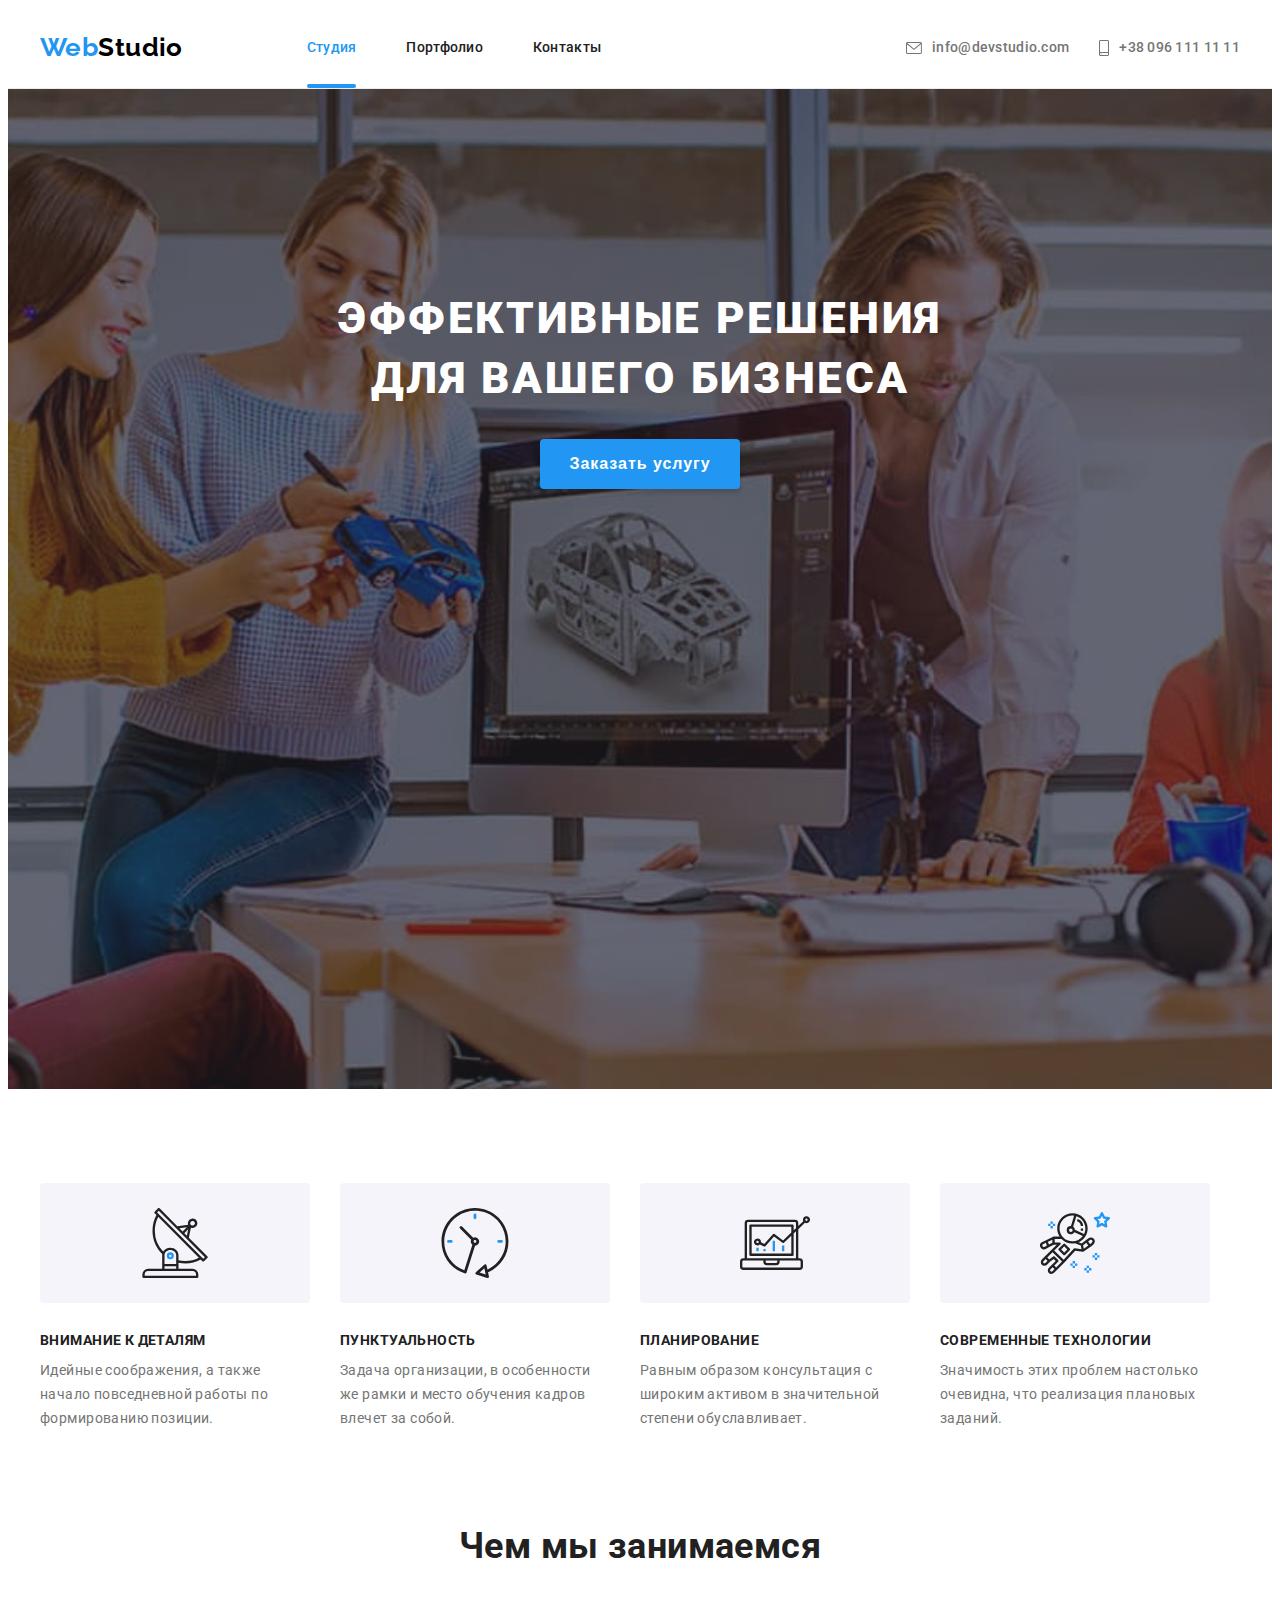
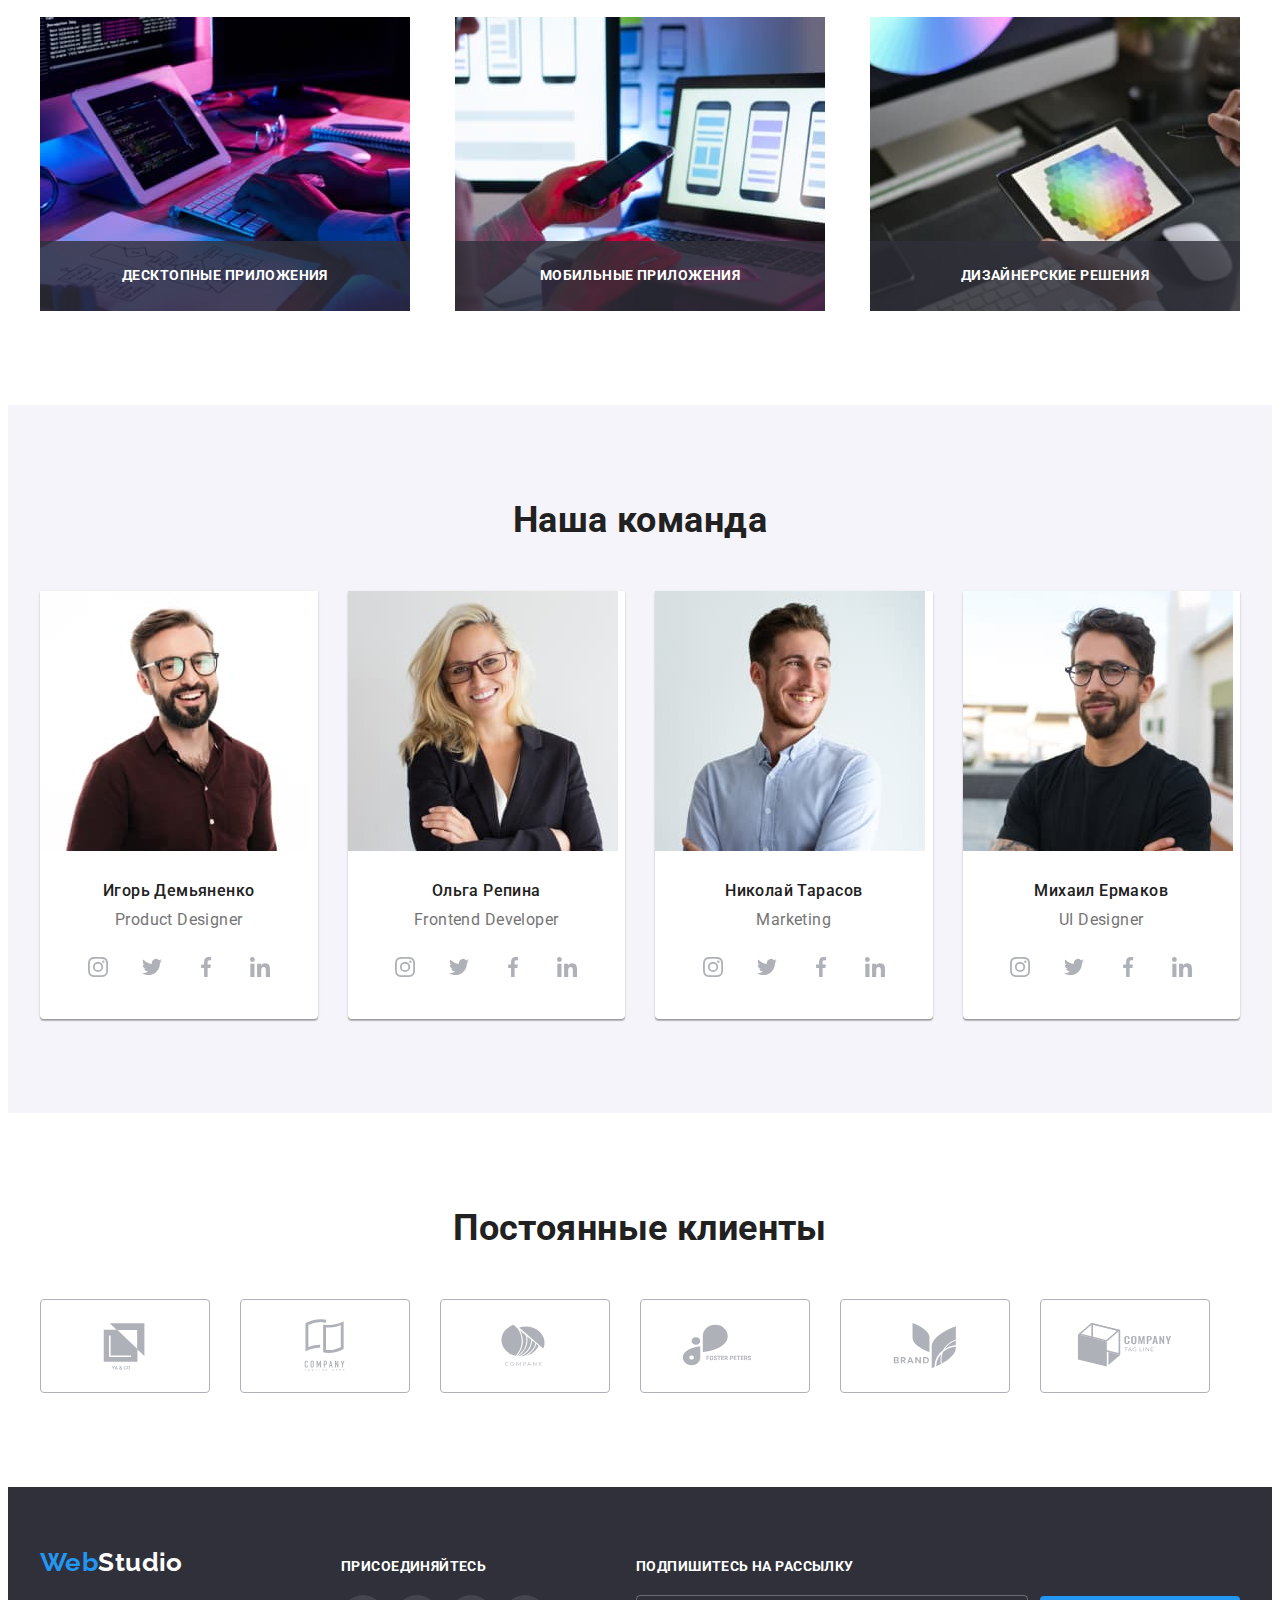
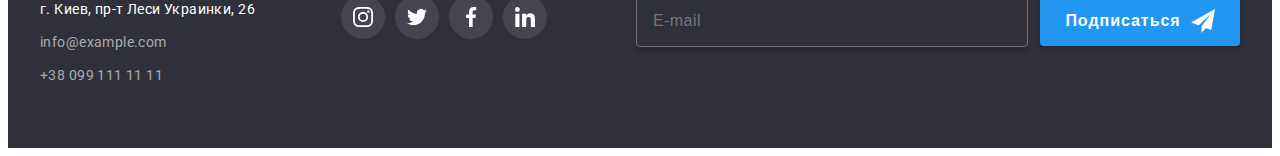
<file: index.html>
<!DOCTYPE html>
<html lang="ru">
  <head>
    <meta charset="UTF-8" />
    <meta http-equiv="X-UA-Compatible" content="IE=edge" />
    <meta name="viewport" content="width=device-width, initial-scale=1.0" />
    <title>Web Studio (Version 2.1)</title>
    <link
      rel="stylesheet"
      href="https://cdnjs.cloudflare.com/ajax/libs/modern-normalize/1.1.0/modern-normalize.min.css"
      integrity="sha512-wpPYUAdjBVSE4KJnH1VR1HeZfpl1ub8YT/NKx4PuQ5NmX2tKuGu6U/JRp5y+Y8XG2tV+wKQpNHVUX03MfMFn9Q=="
      crossorigin="anonymous"
      referrerpolicy="no-referrer"
    />
    <link
      href="https://fonts.googleapis.com/css2?family=Raleway:wght@700&family=Roboto:wght@400;500;700;900&display=swap"
      rel="stylesheet"
    />
    <link rel="stylesheet" href="./css/main.min.css" />
  </head>
  <body>
    <!-- шапка -->
    <header class="header">
      <div class="container header__container">
        <a class="logo" href="./index.html"
          ><span class="logo__accent">Web</span>Studio</a
        >
        <button
          class="header__button"
          type="button"
          aria-expanded="false"
          aria-controls="menu-container"
          data-menu-button
        >
          <svg
            class="header__button-icon"
            width="40"
            height="40"
            aria-label="Переключатель мобильного меню"
          >
            <use
              class="header__icon-cross"
              href="./images/sprite.svg#icon-mobile-close"
            ></use>
            <use
              class="header__icon-menu"
              href="./images/sprite.svg#icon-mobile-burger"
            ></use>
          </svg>
        </button>
        <div class="header__menu" id="menu-container" data-menu>
          <nav class="header__nav">
            <ul class="header__menu-list">
              <li class="header__menu-item">
                <a
                  class="header__menu-link header__menu-link--current"
                  href="./index.html"
                  >Студия</a
                >
              </li>
              <li class="header__menu-item">
                <a class="header__menu-link" href="./portfolio.html"
                  >Портфолио</a
                >
              </li>
              <li class="header__menu-item">
                <a class="header__menu-link" href="#">Контакты</a>
              </li>
            </ul>
          </nav>
          <div class="header__contacts-socials">
            <ul class="header__contacts-list">
              <li class="header__contacts-item">
                <a
                  class="header__contacts-link"
                  href="mailto:info@devstudio.com"
                >
                  <svg class="header__contacts-icon" width="14px" height="10px">
                    <use href="./images/sprite.svg#icon-mailto"></use></svg
                  >info@devstudio.com</a
                >
              </li>
              <li class="header__contacts-item">
                <a
                  class="header__contacts-link header__contacts-link--large"
                  href="tel:+380961111111"
                >
                  <svg class="header__contacts-icon" width="10px" height="14px">
                    <use href="./images/sprite.svg#icon-tel"></use></svg
                  >+38 096 111 11 11</a
                >
              </li>
            </ul>
            <ul class="header__socials">
              <li class="header__socials-item">
                <a href="#" class="header__socials-link">Instagram</a>
              </li>
              <li class="header__socials-item">
                <a href="#" class="header__socials-link">Twitter</a>
              </li>
              <li class="header__socials-item">
                <a href="#" class="header__socials-link">Facebook</a>
              </li>
              <li class="header__socials-item">
                <a href="#" class="header__socials-link">LinkedIn</a>
              </li>
            </ul>
          </div>
        </div>
      </div>
    </header>
    <!-- main -->
    <main>
      <!-- герой -->
      <section class="section hero">
        <div class="container">
          <h1 class="hero__title">Эффективные решения для вашего бизнеса</h1>
          <button data-modal-open class="button" type="button">
            Заказать услугу
          </button>
        </div>
      </section>
      <!-- преимущества -->
      <section class="section benefits">
        <div class="container">
          <h2 class="visually-hidden">Наши преимущества</h2>
          <ul class="benefits__list">
            <li class="benefits__item">
              <div class="benefits__icon-wrapper">
                <svg class="benefits__icon" width="70px" height="70px">
                  <use href="./images/sprite.svg#icon-antenna"></use>
                </svg>
              </div>
              <h3 class="benefits__title">Внимание к деталям</h3>
              <p class="benefits__descr">
                Идейные соображения, а также начало повседневной работы по
                формированию позиции.
              </p>
            </li>
            <li class="benefits__item">
              <div class="benefits__icon-wrapper">
                <svg class="benefits__icon" width="70px" height="70px">
                  <use href="./images/sprite.svg#icon-clock"></use>
                </svg>
              </div>
              <h3 class="benefits__title">Пунктуальность</h3>
              <p class="benefits__descr">
                Задача организации, в особенности же рамки и место обучения
                кадров влечет за собой.
              </p>
            </li>
            <li class="benefits__item">
              <div class="benefits__icon-wrapper">
                <svg class="benefits__icon" width="70px" height="70px">
                  <use href="./images/sprite.svg#icon-diagram"></use>
                </svg>
              </div>

              <h3 class="benefits__title">Планирование</h3>
              <p class="benefits__descr">
                Равным образом консультация с широким активом в значительной
                степени обуславливает.
              </p>
            </li>
            <li class="benefits__item">
              <div class="benefits__icon-wrapper">
                <svg class="benefits__icon" width="70px" height="70px">
                  <use href="./images/sprite.svg#icon-astronaut"></use>
                </svg>
              </div>
              <h3 class="benefits__title">Современные технологии</h3>
              <p class="benefits__descr">
                Значимость этих проблем настолько очевидна, что реализация
                плановых заданий.
              </p>
            </li>
          </ul>
        </div>
      </section>
      <!-- чем мы занимаемся -->
      <section class="section activities">
        <div class="container">
          <h2 class="section__title">Чем мы занимаемся</h2>
          <ul class="activities__list">
            <li class="activities__item">
              <div class="activities__overlay">
                <picture>
                  <source
                    srcset="./images/box1@1x.jpg 1x, ./images/box1@2x.jpg 2x"
                  />
                  <img
                    class="activities__image"
                    src="./images/box1@1x.jpg"
                    alt="Реализация алгоритма на компьютере"
                    width="370"
                    height="294"
                  />
                </picture>
                <p class="activities__title">Десктопные приложения</p>
              </div>
            </li>
            <li class="activities__item">
              <div class="activities__overlay">
                <picture>
                  <source
                    srcset="./images/box2@1x.jpg 1x, ./images/box2@2x.jpg 2x"
                  />
                  <img
                    class="activities__image"
                    src="./images/box2@1x.jpg"
                    alt="Реализация алгоритма на компьютере"
                    width="370"
                    height="294"
                  />
                </picture>
                <p class="activities__title">Мобильные приложения</p>
              </div>
            </li>
            <li class="activities__item">
              <div class="activities__overlay">
                <picture>
                  <source
                    srcset="./images/box3@1x.jpg 1x, ./images/box3@2x.jpg 2x"
                  />
                  <img
                    class="activities__image"
                    src="./images/box3@1x.jpg"
                    alt="Реализация алгоритма на компьютере"
                    width="370"
                    height="294"
                  />
                </picture>
                <p class="activities__title">Дизайнерские решения</p>
              </div>
            </li>
          </ul>
        </div>
      </section>
      <!-- команда -->
      <section class="section team">
        <div class="container">
          <h2 class="section__title">Наша команда</h2>
          <ul class="team__list">
            <li class="team__item">
              <picture>
                <source
                  srcset="
                    ./images/team/team1/img1-mobile@1x.jpg 1x,
                    ./images/team/team1/img1-mobile@2x.jpg 2x
                  "
                  media="(max-width:767px)" />
                <source
                  srcset="
                    ./images/team/team1/img1-desktop@1x.jpg 1x,
                    ./images/team/team1/img1-desktop@2x.jpg 2x
                  "
                  media="(min-width:1200px)" />
                <source
                  srcset="
                    ./images/team/team1/img1-tablet@1x.jpg 1x,
                    ./images/team/team1/img1-tablet@2x.jpg 2x
                  "
                  media="(min-width:768px)" />

                <img
                  class="team__image"
                  src="./images/team/team1/img1-desktop@1x.jpg"
                  alt="Фото Игоря Демьяненко"
              /></picture>
              <div class="team__wrapper">
                <h3 class="team__name">Игорь Демьяненко</h3>
                <p class="team__position">Product Designer</p>
                <ul class="socials">
                  <li class="socials__item">
                    <a class="socials__link" href="#">
                      <svg
                        class="socials__icon"
                        width="20px"
                        height="20px"
                        aria-label="Instagram"
                      >
                        <use href="./images/sprite.svg#icon-insta"></use>
                      </svg>
                    </a>
                  </li>
                  <li class="socials__item">
                    <a class="socials__link" href="#">
                      <svg
                        class="socials__icon"
                        width="20px"
                        height="20px"
                        aria-label="Twitter"
                      >
                        <use href="./images/sprite.svg#icon-twitter"></use>
                      </svg>
                    </a>
                  </li>
                  <li class="socials__item">
                    <a class="socials__link" href="#">
                      <svg
                        class="socials__icon"
                        width="20px"
                        height="20px"
                        aria-label="Facebook"
                      >
                        <use href="./images/sprite.svg#icon-facebook"></use>
                      </svg>
                    </a>
                  </li>
                  <li class="socials__item">
                    <a class="socials__link" href="#">
                      <svg
                        class="socials__icon"
                        width="20px"
                        height="20px"
                        aria-label="LinkedIn"
                      >
                        <use href="./images/sprite.svg#icon-linkedin"></use>
                      </svg>
                    </a>
                  </li>
                </ul>
              </div>
            </li>
            <li class="team__item">
              <picture>
                <source
                  srcset="
                    ./images/team/team2/img2-mobile@1x.jpg 1x,
                    ./images/team/team2/img2-mobile@2x.jpg 2x
                  "
                  media="(max-width:767px)" />
                <source
                  srcset="
                    ./images/team/team2/img2-desktop@1x.jpg 1x,
                    ./images/team/team2/img2-desktop@2x.jpg 2x
                  "
                  media="(min-width:1200px)" />
                <source
                  srcset="
                    ./images/team/team2/img2-tablet@1x.jpg 1x,
                    ./images/team/team2/img2-tablet@2x.jpg 2x
                  "
                  media="(min-width:768px)" />

                <img
                  class="team__image"
                  src="./images/team/team2/img2-desktop@1x.jpg"
                  alt="Фото Ольги Репиной"
              /></picture>
              <div class="team__wrapper">
                <h3 class="team__name">Ольга Репина</h3>
                <p class="team__position">Frontend Developer</p>
                <ul class="socials">
                  <li class="socials__item">
                    <a class="socials__link" href="#">
                      <svg
                        class="socials__icon"
                        width="20px"
                        height="20px"
                        aria-label="Instagram"
                      >
                        <use href="./images/sprite.svg#icon-insta"></use>
                      </svg>
                    </a>
                  </li>
                  <li class="socials__item">
                    <a class="socials__link" href="#">
                      <svg
                        class="socials__icon"
                        width="20px"
                        height="20px"
                        aria-label="Twitter"
                      >
                        <use href="./images/sprite.svg#icon-twitter"></use>
                      </svg>
                    </a>
                  </li>
                  <li class="socials__item">
                    <a class="socials__link" href="#">
                      <svg
                        class="socials__icon"
                        width="20px"
                        height="20px"
                        aria-label="Facebook"
                      >
                        <use href="./images/sprite.svg#icon-facebook"></use>
                      </svg>
                    </a>
                  </li>
                  <li class="socials__item">
                    <a class="socials__link" href="#">
                      <svg
                        class="socials__icon"
                        width="20px"
                        height="20px"
                        aria-label="LinkedIn"
                      >
                        <use href="./images/sprite.svg#icon-linkedin"></use>
                      </svg>
                    </a>
                  </li>
                </ul>
              </div>
            </li>
            <li class="team__item">
              <picture>
                <source
                  srcset="
                    ./images/team/team3/img3-mobile@1x.jpg 1x,
                    ./images/team/team3/img3-mobile@2x.jpg 2x
                  "
                  media="(max-width:767px)" />
                <source
                  srcset="
                    ./images/team/team3/img3-desktop@1x.jpg 1x,
                    ./images/team/team3/img3-desktop@2x.jpg 2x
                  "
                  media="(min-width:1200px)" />
                <source
                  srcset="
                    ./images/team/team3/img3-tablet@1x.jpg 1x,
                    ./images/team/team3/img3-tablet@2x.jpg 2x
                  "
                  media="(min-width:768px)" />

                <img
                  class="team__image"
                  src="./images/team/team3/img3-desktop@1x.jpg"
                  alt="Фото Николая Тарасова"
              /></picture>
              <div class="team__wrapper">
                <h3 class="team__name">Николай Тарасов</h3>
                <p class="team__position">Marketing</p>
                <ul class="socials">
                  <li class="socials__item">
                    <a class="socials__link" href="#">
                      <svg
                        class="socials__icon"
                        width="20px"
                        height="20px"
                        aria-label="Instagram"
                      >
                        <use href="./images/sprite.svg#icon-insta"></use>
                      </svg>
                    </a>
                  </li>
                  <li class="socials__item">
                    <a class="socials__link" href="#">
                      <svg
                        class="socials__icon"
                        width="20px"
                        height="20px"
                        aria-label="Twitter"
                      >
                        <use href="./images/sprite.svg#icon-twitter"></use>
                      </svg>
                    </a>
                  </li>
                  <li class="socials__item">
                    <a class="socials__link" href="#">
                      <svg
                        class="socials__icon"
                        width="20px"
                        height="20px"
                        aria-label="Facebook"
                      >
                        <use href="./images/sprite.svg#icon-facebook"></use>
                      </svg>
                    </a>
                  </li>
                  <li class="socials__item">
                    <a class="socials__link" href="#">
                      <svg
                        class="socials__icon"
                        width="20px"
                        height="20px"
                        aria-label="LinkedIn"
                      >
                        <use href="./images/sprite.svg#icon-linkedin"></use>
                      </svg>
                    </a>
                  </li>
                </ul>
              </div>
            </li>
            <li class="team__item">
              <picture>
                <source
                  srcset="
                    ./images/team/team4/img4-mobile@1x.jpg 1x,
                    ./images/team/team4/img4-mobile@2x.jpg 2x
                  "
                  media="(max-width:767px)" />
                <source
                  srcset="
                    ./images/team/team4/img4-desktop@1x.jpg 1x,
                    ./images/team/team4/img4-desktop@2x.jpg 2x
                  "
                  media="(min-width:1200px)" />
                <source
                  srcset="
                    ./images/team/team4/img4-tablet@1x.jpg 1x,
                    ./images/team/team4/img4-tablet@2x.jpg 2x
                  "
                  media="(min-width:768px)" />

                <img
                  class="team__image"
                  src="./images/team/team4/img4-desktop@1x.jpg"
                  alt="Фото Михаила Ермакова"
              /></picture>
              <div class="team__wrapper">
                <h3 class="team__name">Михаил Ермаков</h3>
                <p class="team__position">UI Designer</p>
                <ul class="socials">
                  <li class="socials__item">
                    <a class="socials__link" href="#">
                      <svg
                        class="socials__icon"
                        width="20px"
                        height="20px"
                        aria-label="Instagram"
                      >
                        <use href="./images/sprite.svg#icon-insta"></use>
                      </svg>
                    </a>
                  </li>
                  <li class="socials__item">
                    <a class="socials__link" href="#">
                      <svg
                        class="socials__icon"
                        width="20px"
                        height="20px"
                        aria-label="Twitter"
                      >
                        <use href="./images/sprite.svg#icon-twitter"></use>
                      </svg>
                    </a>
                  </li>
                  <li class="socials__item">
                    <a class="socials__link" href="#">
                      <svg
                        class="socials__icon"
                        width="20px"
                        height="20px"
                        aria-label="Facebook"
                      >
                        <use href="./images/sprite.svg#icon-facebook"></use>
                      </svg>
                    </a>
                  </li>
                  <li class="socials__item">
                    <a class="socials__link" href="#">
                      <svg
                        class="socials__icon"
                        width="20px"
                        height="20px"
                        aria-label="LinkedIn"
                      >
                        <use href="./images/sprite.svg#icon-linkedin"></use>
                      </svg>
                    </a>
                  </li>
                </ul>
              </div>
            </li>
          </ul>
        </div>
      </section>
      <!-- клиенты -->
      <section class="section clients">
        <div class="container">
          <h2 class="section__title">Постоянные клиенты</h2>
          <ul class="clients__list">
            <li class="clients__item">
              <a class="clients__link" href="#">
                <svg
                  class="clients__icon"
                  width="106px"
                  height="60px"
                  aria-label="Компания 1"
                >
                  <use href="./images/sprite.svg#icon-company1"></use>
                </svg>
              </a>
            </li>
            <li class="clients__item">
              <a class="clients__link" href="#">
                <svg
                  class="clients__icon"
                  width="106px"
                  height="60px"
                  aria-label="Компания 2"
                >
                  <use href="./images/sprite.svg#icon-company2"></use>
                </svg>
              </a>
            </li>
            <li class="clients__item">
              <a class="clients__link" href="#">
                <svg
                  class="clients__icon"
                  width="106px"
                  height="60px"
                  aria-label="Компания 3"
                >
                  <use href="./images/sprite.svg#icon-company3"></use>
                </svg>
              </a>
            </li>
            <li class="clients__item">
              <a class="clients__link" href="#">
                <svg
                  class="clients__icon"
                  width="106px"
                  height="60px"
                  aria-label="Компания 4"
                >
                  <use href="./images/sprite.svg#icon-company4"></use>
                </svg>
              </a>
            </li>
            <li class="clients__item">
              <a class="clients__link" href="#">
                <svg
                  class="clients__icon"
                  width="106px"
                  height="60px"
                  aria-label="Компания 5"
                >
                  <use href="./images/sprite.svg#icon-company5"></use>
                </svg>
              </a>
            </li>
            <li class="clients__item">
              <a class="clients__link" href="#">
                <svg
                  class="clients__icon"
                  width="106px"
                  height="60px"
                  aria-label="Компания 6"
                >
                  <use href="./images/sprite.svg#icon-company6"></use>
                </svg>
              </a>
            </li>
          </ul>
        </div>
      </section>
    </main>
    <!-- подвал -->
    <footer class="footer">
      <div class="container footer__container">
        <div class="footer__contacts-socials">
          <div class="footer__contacts">
            <a class="logo footer__logo" href="./index.html"
              ><span class="logo__accent">Web</span>Studio</a
            >
            <address class="footer__address">
              <ul>
                <li class="footer__item">г. Киев, пр-т Леси Украинки, 26</li>
                <li class="footer__item">
                  <a class="footer__link" href="mailto:info@example.com"
                    >info@example.com</a
                  >
                </li>
                <li class="footer__item">
                  <a class="footer__link" href="tel:+380991111111"
                    >+38 099 111 11 11</a
                  >
                </li>
              </ul>
            </address>
          </div>
          <div class="footer__socials">
            <p class="footer__cta">Присоединяйтесь</p>
            <ul class="socials footer__socials-list">
              <li class="socials__item">
                <a class="socials__link footer__socials-link" href="#">
                  <svg
                    class="socials__icon"
                    width="20px"
                    height="20px"
                    aria-label="Instagram"
                  >
                    <use href="./images/sprite.svg#icon-insta"></use>
                  </svg>
                </a>
              </li>
              <li class="socials__item">
                <a class="socials__link footer__socials-link" href="#">
                  <svg
                    class="socials__icon"
                    width="20px"
                    height="20px"
                    aria-label="Twitter"
                  >
                    <use href="./images/sprite.svg#icon-twitter"></use>
                  </svg>
                </a>
              </li>

              <li class="socials__item">
                <a class="socials__link footer__socials-link" href="#">
                  <svg
                    class="socials__icon"
                    width="20px"
                    height="20px"
                    aria-label="Facebook"
                  >
                    <use href="./images/sprite.svg#icon-facebook"></use>
                  </svg>
                </a>
              </li>

              <li class="socials__item">
                <a class="socials__link footer__socials-link" href="#">
                  <svg
                    class="socials__icon"
                    width="20px"
                    height="20px"
                    aria-label="LinkedIn"
                  >
                    <use href="./images/sprite.svg#icon-linkedin"></use>
                  </svg>
                </a>
              </li>
            </ul>
          </div>
        </div>
        <div class="footer__subscribe">
          <form class="footer__form">
            <label class="footer__cta" for="user-email"
              >Подпишитесь на рассылку</label
            >
            <div class="footer__input-wrap">
              <input
                class="footer__input"
                type="email"
                name="email"
                id="user-email"
                placeholder="E-mail"
              />
              <button class="button" type="submit">
                Подписаться
                <svg class="button__icon" width="24px" height="24px">
                  <use href="./images/sprite.svg#icon-footer-send"></use>
                </svg>
              </button>
            </div>
          </form>
        </div>
      </div>
    </footer>

    <!-- модальное окно -->
    <div data-modal class="backdrop is-hidden">
      <div class="modal">
        <button class="modal__close-btn" data-modal-close>
          <svg
            class="modal__close-icon"
            width="11px"
            height="11px"
            aria-label="Close"
          >
            <use href="./images/sprite.svg#icon-modal-close"></use>
          </svg>
        </button>
        <form class="modal__form">
          <h4 class="modal__title">Оставьте свои данные, мы вам перезвоним</h4>

          <div class="modal__form-field">
            <label class="modal__form-label" for="name">Имя</label>
            <input
              class="modal__form-input"
              type="text"
              name="name"
              id="name"
              placeholder=" "
            />
            <svg
              class="modal-form-icon"
              width="15px"
              height="15px"
              aria-label="Name"
            >
              <use href="./images/sprite.svg#icon-modal-name"></use>
            </svg>
          </div>

          <div class="modal__form-field">
            <label class="modal__form-label" for="tel">Телефон</label>
            <input
              class="modal__form-input"
              type="tel"
              name="tel"
              id="tel"
              placeholder=" "
            />
            <svg
              class="modal-form-icon"
              width="15px"
              height="15px"
              aria-label="Telephone"
            >
              <use href="./images/sprite.svg#icon-modal-tel"></use>
            </svg>
          </div>
          <div class="modal__form-field">
            <label class="modal__form-label" for="email">Почта</label>
            <input
              class="modal__form-input"
              type="email"
              name="email"
              id="email"
              placeholder=" "
            />
            <svg
              class="modal-form-icon"
              width="15px"
              height="15px"
              aria-label="E-mail"
            >
              <use href="./images/sprite.svg#icon-modal-mail"></use>
            </svg>
          </div>
          <div class="modal__form-field">
            <label class="modal__form-label" for="comment">Комментарий</label>
            <textarea
              class="modal__form-input modal__text-area"
              name="comment"
              placeholder="Введите текст"
              id="comment"
            ></textarea>
          </div>
          <div class="modal__checkbox-area">
            <label class="modal__checkbox-label">
              <input
                class="modal__checkbox-input"
                type="checkbox"
                name="agreement"
              />
              <span class="modal__checkbox-icon"></span>
              Соглашаюсь с рассылкой и принимаю </label
            ><a class="modal__checkbox-link" href="#">Условия договора</a>
          </div>
          <button class="button" type="submit">Отправить</button>
        </form>
      </div>
    </div>
    <script src="./js/modal.js"></script>
    <script src="./js/mobile-menu.js"></script>
  </body>
</html>
</file>
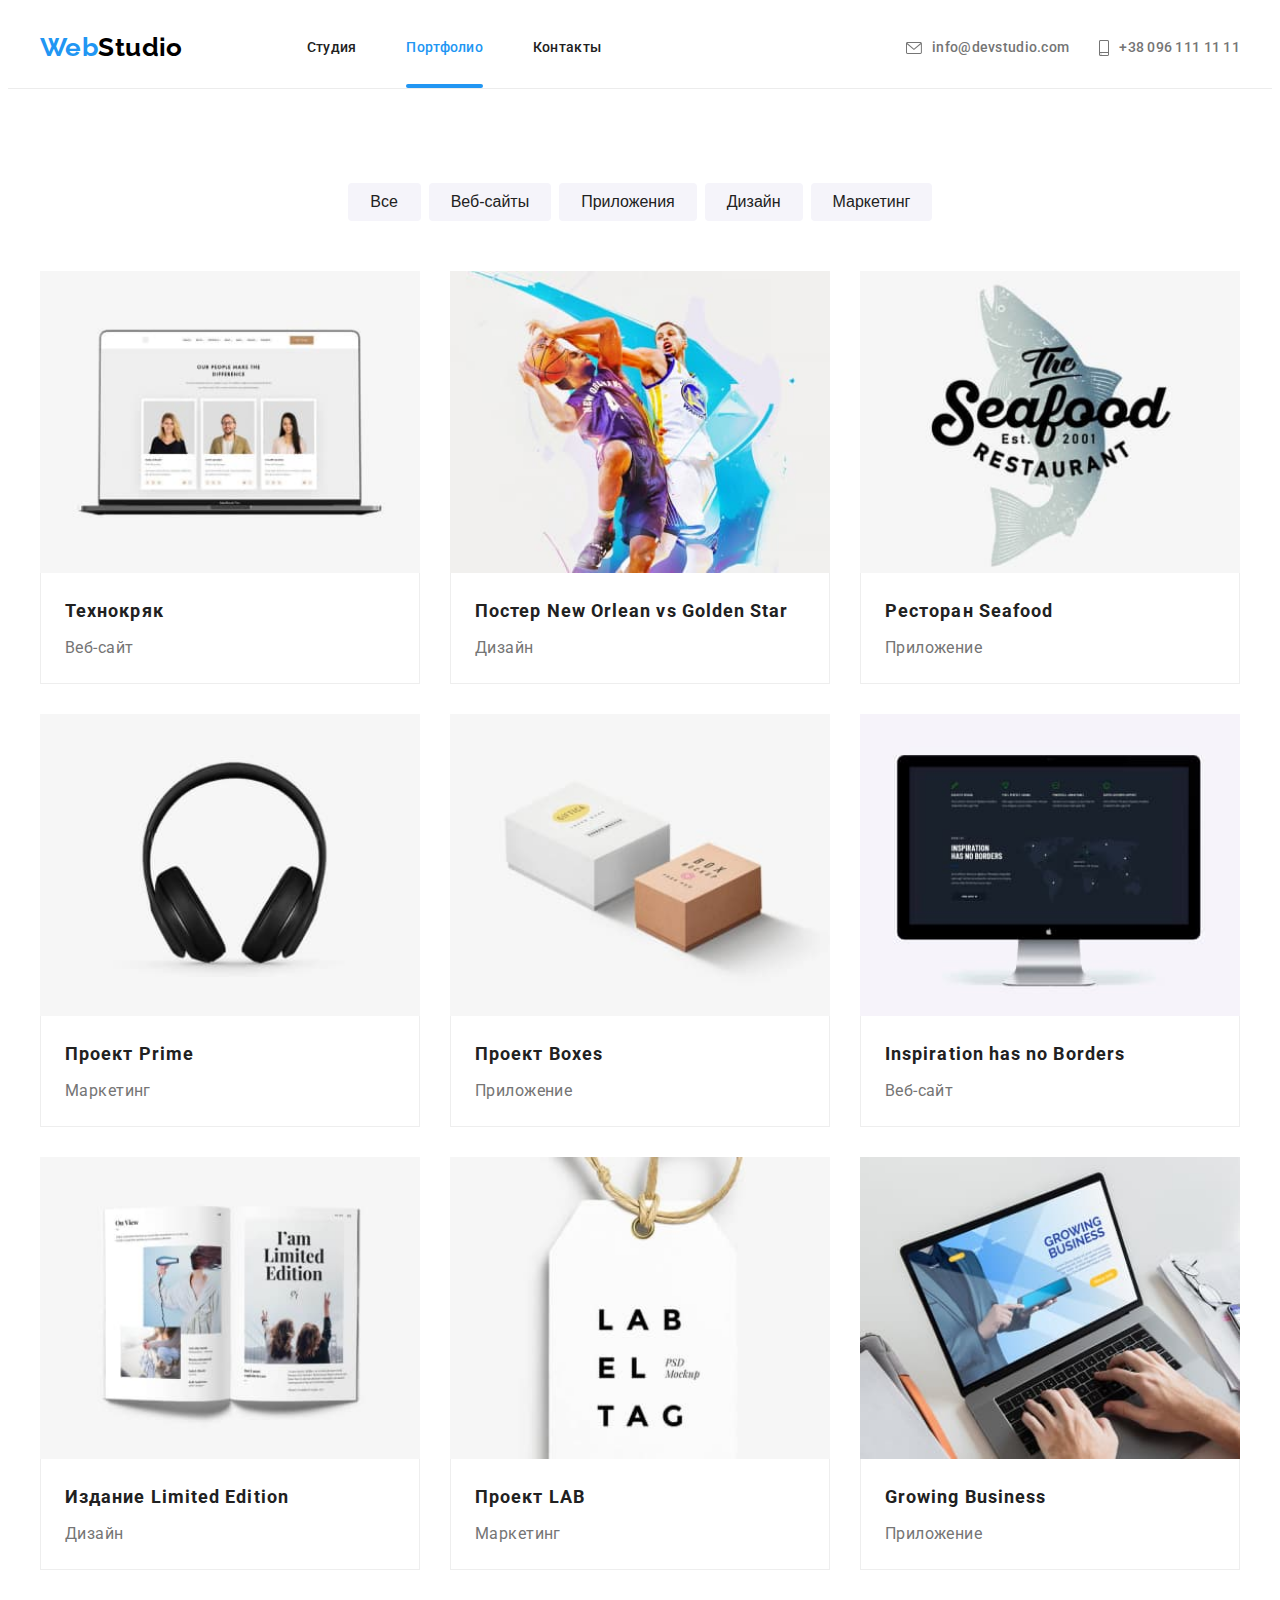
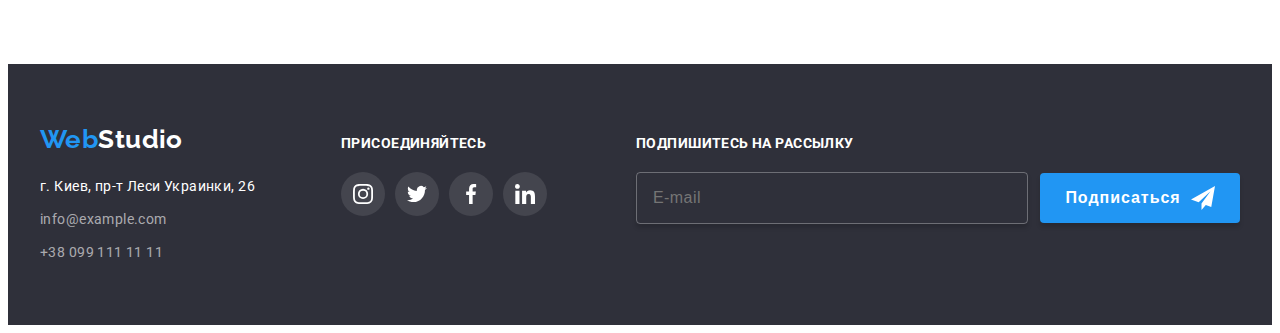
<file: portfolio.html>
<!DOCTYPE html>
<html lang="ru">
  <head>
    <meta charset="UTF-8" />
    <meta http-equiv="X-UA-Compatible" content="IE=edge" />
    <meta name="viewport" content="width=device-width, initial-scale=1.0" />
    <title>Web Studio (Version 2.1)</title>
    <link
      rel="stylesheet"
      href="https://cdnjs.cloudflare.com/ajax/libs/modern-normalize/1.1.0/modern-normalize.min.css"
      integrity="sha512-wpPYUAdjBVSE4KJnH1VR1HeZfpl1ub8YT/NKx4PuQ5NmX2tKuGu6U/JRp5y+Y8XG2tV+wKQpNHVUX03MfMFn9Q=="
      crossorigin="anonymous"
      referrerpolicy="no-referrer"
    />
    <link
      href="https://fonts.googleapis.com/css2?family=Raleway:wght@700&family=Roboto:wght@400;500;700;900&display=swap"
      rel="stylesheet"
    />
    <link rel="stylesheet" href="./css/main.min.css" />
  </head>
  <body>
    <!-- шапка -->
    <header class="header">
      <div class="container header__container">
        <a class="logo" href="./index.html"
          ><span class="logo__accent">Web</span>Studio</a
        >
        <button
          class="header__button"
          type="button"
          aria-expanded="false"
          aria-controls="menu-container"
          data-menu-button
        >
          <svg
            class="header__button-icon"
            width="40"
            height="40"
            aria-label="Переключатель мобильного меню"
          >
            <use
              class="header__icon-cross"
              href="./images/sprite.svg#icon-mobile-close"
            ></use>
            <use
              class="header__icon-menu"
              href="./images/sprite.svg#icon-mobile-burger"
            ></use>
          </svg>
        </button>
        <div class="header__menu" id="menu-container" data-menu>
          <nav class="header__nav">
            <ul class="header__menu-list">
              <li class="header__menu-item">
                <a class="header__menu-link" href="./index.html">Студия</a>
              </li>
              <li class="header__menu-item">
                <a
                  class="header__menu-link header__menu-link--current"
                  href="./portfolio.html"
                  >Портфолио</a
                >
              </li>
              <li class="header__menu-item">
                <a class="header__menu-link" href="#">Контакты</a>
              </li>
            </ul>
          </nav>
          <div class="header__contacts-socials">
            <ul class="header__contacts-list">
              <li class="header__contacts-item">
                <a
                  class="header__contacts-link"
                  href="mailto:info@devstudio.com"
                >
                  <svg class="header__contacts-icon" width="14px" height="10px">
                    <use href="./images/sprite.svg#icon-mailto"></use></svg
                  >info@devstudio.com</a
                >
              </li>
              <li class="header__contacts-item">
                <a
                  class="header__contacts-link header__contacts-link--large"
                  href="tel:+380961111111"
                >
                  <svg class="header__contacts-icon" width="10px" height="14px">
                    <use href="./images/sprite.svg#icon-tel"></use></svg
                  >+38 096 111 11 11</a
                >
              </li>
            </ul>
            <ul class="header__socials">
              <li class="header__socials-item">
                <a href="#" class="header__socials-link">Instagram</a>
              </li>
              <li class="header__socials-item">
                <a href="#" class="header__socials-link">Twitter</a>
              </li>
              <li class="header__socials-item">
                <a href="#" class="header__socials-link">Facebook</a>
              </li>
              <li class="header__socials-item">
                <a href="#" class="header__socials-link">LinkedIn</a>
              </li>
            </ul>
          </div>
        </div>
      </div>
    </header>
    <main>
      <!-- примеры работ -->
      <section class="section portfolio">
        <div class="container">
          <h1 class="visually-hidden">Примеры работ</h1>
          <!-- фильтр -->
          <ul class="portfolio__filter-list">
            <li class="portfolio__filter-item">
              <button class="portfolio__filter-btn" type="button">Все</button>
            </li>
            <li class="portfolio__filter-item">
              <button class="portfolio__filter-btn" type="button">
                Веб-сайты
              </button>
            </li>
            <li class="portfolio__filter-item">
              <button class="portfolio__filter-btn" type="button">
                Приложения
              </button>
            </li>
            <li class="portfolio__filter-item">
              <button class="portfolio__filter-btn" type="button">
                Дизайн
              </button>
            </li>
            <li class="portfolio__filter-item">
              <button class="portfolio__filter-btn" type="button">
                Маркетинг
              </button>
            </li>
          </ul>
          <!-- список работ -->
          <ul class="portfolio__project-list">
            <li class="portfolio__project-item">
              <a class="portfolio__project-link" href="#">
                <div class="portfolio__project-overlay">
                  <picture>
                    <source
                      srcset="
                        ./images/examples/example1/example1-mobile@1x.jpg 1x,
                        ./images/examples/example1/example1-mobile@2x.jpg 2x
                      "
                      media="(max-width:767px)" />
                    <source
                      srcset="
                        ./images/examples/example1/example1-desktop@1x.jpg 1x,
                        ./images/examples/example1/example1-desktop@2x.jpg 2x
                      "
                      media="(min-width:1200px)" />
                    <source
                      srcset="
                        ./images/examples/example1/example1-tablet@1x.jpg 1x,
                        ./images/examples/example1/example1-tablet@2x.jpg 2x
                      "
                      media="(min-width:768px)" />

                    <img
                      class="portfolio__project-image"
                      src="./images/examples/example1/example1-desktop@1x.jpg"
                      alt="Изображение проекта 1"
                  /></picture>

                  <p class="portfolio__project-text">
                    Ресурс предлагает комплексные предложения с разным уровнем
                    функционала и сервисов. Все это позволит посетителю получить
                    исчерпывающие сведения о компании или частном лице.
                  </p>
                </div>
                <div class="portfolio__project-wrap">
                  <h2 class="portfolio__project-title">Технокряк</h2>
                  <p class="portfolio__project-description">Веб-сайт</p>
                </div></a
              >
            </li>
            <li class="portfolio__project-item">
              <a class="portfolio__project-link" href="#">
                <div class="portfolio__project-overlay">
                  <picture>
                    <source
                      srcset="
                        ./images/examples/example2/example2-mobile@1x.jpg 1x,
                        ./images/examples/example2/example2-mobile@2x.jpg 2x
                      "
                      media="(max-width:767px)" />
                    <source
                      srcset="
                        ./images/examples/example2/example2-desktop@1x.jpg 1x,
                        ./images/examples/example2/example2-desktop@2x.jpg 2x
                      "
                      media="(min-width:1200px)" />
                    <source
                      srcset="
                        ./images/examples/example2/example2-tablet@1x.jpg 1x,
                        ./images/examples/example2/example2-tablet@2x.jpg 2x
                      "
                      media="(min-width:768px)" />

                    <img
                      class="portfolio__project-image"
                      src="./images/examples/example2/example2-desktop@1x.jpg"
                      alt="Изображение проекта 2"
                  /></picture>
                  <p class="portfolio__project-text">
                    Ресурс предлагает комплексные предложения с разным уровнем
                    функционала и сервисов. Все это позволит посетителю получить
                    исчерпывающие сведения о компании или частном лице.
                  </p>
                </div>
                <div class="portfolio__project-wrap">
                  <h2 class="portfolio__project-title">
                    Постер New Orlean vs Golden Star
                  </h2>
                  <p class="portfolio__project-description">Дизайн</p>
                </div></a
              >
            </li>
            <li class="portfolio__project-item">
              <a class="portfolio__project-link" href="#">
                <div class="portfolio__project-overlay">
                  <picture>
                    <source
                      srcset="
                        ./images/examples/example3/example3-mobile@1x.jpg 1x,
                        ./images/examples/example3/example3-mobile@2x.jpg 2x
                      "
                      media="(max-width:767px)" />
                    <source
                      srcset="
                        ./images/examples/example3/example3-desktop@1x.jpg 1x,
                        ./images/examples/example3/example3-desktop@2x.jpg 2x
                      "
                      media="(min-width:1200px)" />
                    <source
                      srcset="
                        ./images/examples/example3/example3-tablet@1x.jpg 1x,
                        ./images/examples/example3/example3-tablet@2x.jpg 2x
                      "
                      media="(min-width:768px)" />

                    <img
                      class="portfolio__project-image"
                      src="./images/examples/example3/example3-desktop@1x.jpg"
                      alt="Изображение проекта 3"
                  /></picture>
                  <p class="portfolio__project-text">
                    Ресурс предлагает комплексные предложения с разным уровнем
                    функционала и сервисов. Все это позволит посетителю получить
                    исчерпывающие сведения о компании или частном лице.
                  </p>
                </div>
                <div class="portfolio__project-wrap">
                  <h2 class="portfolio__project-title">Ресторан Seafood</h2>
                  <p class="portfolio__project-description">Приложение</p>
                </div></a
              >
            </li>
            <li class="portfolio__project-item">
              <a class="portfolio__project-link" href="#">
                <div class="portfolio__project-overlay">
                  <picture>
                    <source
                      srcset="
                        ./images/examples/example4/example4-mobile@1x.jpg 1x,
                        ./images/examples/example4/example4-mobile@2x.jpg 2x
                      "
                      media="(max-width:767px)" />
                    <source
                      srcset="
                        ./images/examples/example4/example4-desktop@1x.jpg 1x,
                        ./images/examples/example4/example4-desktop@2x.jpg 2x
                      "
                      media="(min-width:1200px)" />
                    <source
                      srcset="
                        ./images/examples/example4/example4-tablet@1x.jpg 1x,
                        ./images/examples/example4/example4-tablet@2x.jpg 2x
                      "
                      media="(min-width:768px)" />

                    <img
                      class="portfolio__project-image"
                      src="./images/examples/example4/example4-desktop@1x.jpg"
                      alt="Изображение проекта 4"
                  /></picture>
                  <p class="portfolio__project-text">
                    Ресурс предлагает комплексные предложения с разным уровнем
                    функционала и сервисов. Все это позволит посетителю получить
                    исчерпывающие сведения о компании или частном лице.
                  </p>
                </div>
                <div class="portfolio__project-wrap">
                  <h2 class="portfolio__project-title">Проект Prime</h2>
                  <p class="portfolio__project-description">Маркетинг</p>
                </div></a
              >
            </li>
            <li class="portfolio__project-item">
              <a class="portfolio__project-link" href="#">
                <div class="portfolio__project-overlay">
                  <picture>
                    <source
                      srcset="
                        ./images/examples/example5/example5-mobile@1x.jpg 1x,
                        ./images/examples/example5/example5-mobile@2x.jpg 2x
                      "
                      media="(max-width:767px)" />
                    <source
                      srcset="
                        ./images/examples/example5/example5-desktop@1x.jpg 1x,
                        ./images/examples/example5/example5-desktop@2x.jpg 2x
                      "
                      media="(min-width:1200px)" />
                    <source
                      srcset="
                        ./images/examples/example5/example5-tablet@1x.jpg 1x,
                        ./images/examples/example5/example5-tablet@2x.jpg 2x
                      "
                      media="(min-width:768px)" />

                    <img
                      class="portfolio__project-image"
                      src="./images/examples/example5/example5-desktop@1x.jpg"
                      alt="Изображение проекта 5"
                  /></picture>
                  <p class="portfolio__project-text">
                    Ресурс предлагает комплексные предложения с разным уровнем
                    функционала и сервисов. Все это позволит посетителю получить
                    исчерпывающие сведения о компании или частном лице.
                  </p>
                </div>
                <div class="portfolio__project-wrap">
                  <h2 class="portfolio__project-title">Проект Boxes</h2>
                  <p class="portfolio__project-description">Приложение</p>
                </div></a
              >
            </li>
            <li class="portfolio__project-item">
              <a class="portfolio__project-link" href="#">
                <div class="portfolio__project-overlay">
                  <picture>
                    <source
                      srcset="
                        ./images/examples/example6/example6-mobile@1x.jpg 1x,
                        ./images/examples/example6/example6-mobile@2x.jpg 2x
                      "
                      media="(max-width:767px)" />
                    <source
                      srcset="
                        ./images/examples/example6/example6-desktop@1x.jpg 1x,
                        ./images/examples/example6/example6-desktop@2x.jpg 2x
                      "
                      media="(min-width:1200px)" />
                    <source
                      srcset="
                        ./images/examples/example6/example6-tablet@1x.jpg 1x,
                        ./images/examples/example6/example6-tablet@2x.jpg 2x
                      "
                      media="(min-width:768px)" />

                    <img
                      class="portfolio__project-image"
                      src="./images/examples/example6/example6-desktop@1x.jpg"
                      alt="Изображение проекта 6"
                  /></picture>
                  <p class="portfolio__project-text">
                    Ресурс предлагает комплексные предложения с разным уровнем
                    функционала и сервисов. Все это позволит посетителю получить
                    исчерпывающие сведения о компании или частном лице.
                  </p>
                </div>
                <div class="portfolio__project-wrap">
                  <h2 class="portfolio__project-title">
                    Inspiration has no Borders
                  </h2>
                  <p class="portfolio__project-description">Веб-сайт</p>
                </div></a
              >
            </li>
            <li class="portfolio__project-item">
              <a class="portfolio__project-link" href="#">
                <div class="portfolio__project-overlay">
                  <picture>
                    <source
                      srcset="
                        ./images/examples/example7/example7-mobile@1x.jpg 1x,
                        ./images/examples/example7/example7-mobile@2x.jpg 2x
                      "
                      media="(max-width:767px)" />
                    <source
                      srcset="
                        ./images/examples/example7/example7-desktop@1x.jpg 1x,
                        ./images/examples/example7/example7-desktop@2x.jpg 2x
                      "
                      media="(min-width:1200px)" />
                    <source
                      srcset="
                        ./images/examples/example7/example7-tablet@1x.jpg 1x,
                        ./images/examples/example7/example7-tablet@2x.jpg 2x
                      "
                      media="(min-width:768px)" />

                    <img
                      class="portfolio__project-image"
                      src="./images/examples/example7/example7-desktop@1x.jpg"
                      alt="Изображение проекта 7"
                  /></picture>
                  <p class="portfolio__project-text">
                    Ресурс предлагает комплексные предложения с разным уровнем
                    функционала и сервисов. Все это позволит посетителю получить
                    исчерпывающие сведения о компании или частном лице.
                  </p>
                </div>
                <div class="portfolio__project-wrap">
                  <h2 class="portfolio__project-title">
                    Издание Limited Edition
                  </h2>
                  <p class="portfolio__project-description">Дизайн</p>
                </div></a
              >
            </li>
            <li class="portfolio__project-item">
              <a class="portfolio__project-link" href="#">
                <div class="portfolio__project-overlay">
                  <picture>
                    <source
                      srcset="
                        ./images/examples/example8/example8-mobile@1x.jpg 1x,
                        ./images/examples/example8/example8-mobile@2x.jpg 2x
                      "
                      media="(max-width:767px)" />
                    <source
                      srcset="
                        ./images/examples/example8/example8-desktop@1x.jpg 1x,
                        ./images/examples/example8/example8-desktop@2x.jpg 2x
                      "
                      media="(min-width:1200px)" />
                    <source
                      srcset="
                        ./images/examples/example8/example8-tablet@1x.jpg 1x,
                        ./images/examples/example8/example8-tablet@2x.jpg 2x
                      "
                      media="(min-width:768px)" />

                    <img
                      class="portfolio__project-image"
                      src="./images/examples/example8/example8-desktop@1x.jpg"
                      alt="Изображение проекта 8"
                  /></picture>
                  <p class="portfolio__project-text">
                    Ресурс предлагает комплексные предложения с разным уровнем
                    функционала и сервисов. Все это позволит посетителю получить
                    исчерпывающие сведения о компании или частном лице.
                  </p>
                </div>
                <div class="portfolio__project-wrap">
                  <h2 class="portfolio__project-title">Проект LAB</h2>
                  <p class="portfolio__project-description">Маркетинг</p>
                </div></a
              >
            </li>
            <li class="portfolio__project-item">
              <a class="portfolio__project-link" href="#">
                <div class="portfolio__project-overlay">
                  <picture>
                    <source
                      srcset="
                        ./images/examples/example9/example9-mobile@1x.jpg 1x,
                        ./images/examples/example9/example9-mobile@2x.jpg 2x
                      "
                      media="(max-width:767px)" />
                    <source
                      srcset="
                        ./images/examples/example9/example9-desktop@1x.jpg 1x,
                        ./images/examples/example9/example9-desktop@2x.jpg 2x
                      "
                      media="(min-width:1200px)" />
                    <source
                      srcset="
                        ./images/examples/example9/example9-tablet@1x.jpg 1x,
                        ./images/examples/example9/example9-tablet@2x.jpg 2x
                      "
                      media="(min-width:768px)" />

                    <img
                      class="portfolio__project-image"
                      src="./images/examples/example9/example9-desktop@1x.jpg"
                      alt="Изображение проекта 9"
                  /></picture>
                  <p class="portfolio__project-text">
                    Ресурс предлагает комплексные предложения с разным уровнем
                    функционала и сервисов. Все это позволит посетителю получить
                    исчерпывающие сведения о компании или частном лице.
                  </p>
                </div>
                <div class="portfolio__project-wrap">
                  <h2 class="portfolio__project-title">Growing Business</h2>
                  <p class="portfolio__project-description">Приложение</p>
                </div></a
              >
            </li>
          </ul>
        </div>
      </section>
    </main>
    <!-- подвал -->
    <footer class="footer">
      <div class="container footer__container">
        <div class="footer__contacts-socials">
          <div class="footer__contacts">
            <a class="logo footer__logo" href="./index.html"
              ><span class="logo__accent">Web</span>Studio</a
            >
            <address class="footer__address">
              <ul>
                <li class="footer__item">г. Киев, пр-т Леси Украинки, 26</li>
                <li class="footer__item">
                  <a class="footer__link" href="mailto:info@example.com"
                    >info@example.com</a
                  >
                </li>
                <li class="footer__item">
                  <a class="footer__link" href="tel:+380991111111"
                    >+38 099 111 11 11</a
                  >
                </li>
              </ul>
            </address>
          </div>
          <div class="footer__socials">
            <p class="footer__cta">Присоединяйтесь</p>
            <ul class="socials footer__socials-list">
              <li class="socials__item">
                <a class="socials__link footer__socials-link" href="#">
                  <svg
                    class="socials__icon"
                    width="20px"
                    height="20px"
                    aria-label="Instagram"
                  >
                    <use href="./images/sprite.svg#icon-insta"></use>
                  </svg>
                </a>
              </li>
              <li class="socials__item">
                <a class="socials__link footer__socials-link" href="#">
                  <svg
                    class="socials__icon"
                    width="20px"
                    height="20px"
                    aria-label="Twitter"
                  >
                    <use href="./images/sprite.svg#icon-twitter"></use>
                  </svg>
                </a>
              </li>

              <li class="socials__item">
                <a class="socials__link footer__socials-link" href="#">
                  <svg
                    class="socials__icon"
                    width="20px"
                    height="20px"
                    aria-label="Facebook"
                  >
                    <use href="./images/sprite.svg#icon-facebook"></use>
                  </svg>
                </a>
              </li>

              <li class="socials__item">
                <a class="socials__link footer__socials-link" href="#">
                  <svg
                    class="socials__icon"
                    width="20px"
                    height="20px"
                    aria-label="LinkedIn"
                  >
                    <use href="./images/sprite.svg#icon-linkedin"></use>
                  </svg>
                </a>
              </li>
            </ul>
          </div>
        </div>
        <div class="footer__subscribe">
          <form class="footer__form">
            <label class="footer__cta" for="user-email"
              >Подпишитесь на рассылку</label
            >
            <div class="footer__input-wrap">
              <input
                class="footer__input"
                type="email"
                name="email"
                id="user-email"
                placeholder="E-mail"
              />
              <button class="button" type="submit">
                Подписаться
                <svg class="button__icon" width="24px" height="24px">
                  <use href="./images/sprite.svg#icon-footer-send"></use>
                </svg>
              </button>
            </div>
          </form>
        </div>
      </div>
    </footer>
    <script src="./js/mobile-menu.js"></script>
  </body>
</html>
</file>
<file: css/main.min.css>
body{font-family:"Roboto",sans-serif;color:#757575;font-size:14px;letter-spacing:.03em;background-color:#fff}body.modal-open{overflow:hidden}body.menu-open{overflow:hidden}h1,h2,h3,h4,p,ul{margin:0px;padding:0px;list-style:none}.visually-hidden{position:absolute;width:1px;height:1px;margin:-1px;border:0;padding:0;white-space:nowrap;-webkit-clip-path:inset(100%);clip-path:inset(100%);clip:rect(0 0 0 0);overflow:hidden}.section{padding:60px 0px}@media screen and (min-width: 1200px){.section{padding:94px 0px}}.container{padding:0px 15px;margin:auto}@media screen and (min-width: 480px){.container{width:480px}}@media screen and (min-width: 768px){.container{width:768px}}@media screen and (min-width: 1200px){.container{width:1200px}}.logo{display:block;text-decoration:none;font-family:"Raleway",sans-serif;font-weight:700;font-size:24px;line-height:1.17;color:#000}@media screen and (max-width: 767px){.logo{padding:16px 0px}}@media screen and (min-width: 768px)and (max-width: 1199px){.logo{padding:26px 0px}}@media screen and (min-width: 1200px){.logo{padding:24px 0px 25px 0px;font-size:26px;line-height:1.19}}.logo__accent{color:#2196f3}.header__menu-link{display:block;line-height:1.18;font-size:40px;color:#212121;text-decoration:none;font-weight:500;letter-spacing:.02em;-webkit-transition:color 250ms cubic-bezier(0.4, 0, 0.2, 1);transition:color 250ms cubic-bezier(0.4, 0, 0.2, 1)}@media screen and (min-width: 768px){.header__menu-link{padding-top:32px;padding-bottom:32px;line-height:1.14;font-size:14px}.header__menu-link--current::after{position:absolute;bottom:0;content:"";display:block;height:4px;width:100%;background-color:#2196f3;border-radius:2px}}.header__menu-link--current,.header__menu-link:hover,.header__menu-link:focus{color:#2196f3}.header__contacts-link{text-decoration:none;color:#757575;font-size:24px;font-weight:500;line-height:1.17;letter-spacing:.02em;-webkit-transition:color 250ms cubic-bezier(0.4, 0, 0.2, 1);transition:color 250ms cubic-bezier(0.4, 0, 0.2, 1)}@media screen and (max-width: 767px){.header__contacts-link--large{color:#2196f3;font-size:34px;line-height:1.18}}@media screen and (min-width: 768px){.header__contacts-link{display:-webkit-box;display:-ms-flexbox;display:flex;-webkit-box-align:center;-ms-flex-align:center;align-items:center;font-size:12px}}@media screen and (min-width: 1200px){.header__contacts-link{padding-top:32px;padding-bottom:32px;font-size:14px;line-height:1.14}}.header__contacts-link:hover,.header__contacts-link:focus{color:#2196f3}@media screen and (min-width: 768px){.header__menu-item{position:relative}}.header__menu-item:not(:last-child){margin:0px 0px 32px 0px}@media screen and (min-width: 768px){.header__menu-item:not(:last-child){margin:0px 50px 0px 0px}}.header{position:relative;height:60px;border-bottom:1px solid #ececec}@media screen and (min-width: 768px){.header{-webkit-box-sizing:content-box;box-sizing:content-box;height:80px}}.header__menu-list{display:-webkit-box;display:-ms-flexbox;display:flex;-webkit-box-orient:vertical;-webkit-box-direction:normal;-ms-flex-direction:column;flex-direction:column}@media screen and (min-width: 768px){.header__menu-list{-webkit-box-orient:horizontal;-webkit-box-direction:normal;-ms-flex-direction:row;flex-direction:row;margin:0px 84px 0px 0px}}@media screen and (min-width: 1200px){.header__menu-list{margin:0px 305px 0px 0px}}.header__contacts-list{display:-webkit-box;display:-ms-flexbox;display:flex;-webkit-box-orient:vertical;-webkit-box-direction:reverse;-ms-flex-direction:column-reverse;flex-direction:column-reverse}@media screen and (max-width: 767px){.header__contacts-list{margin-bottom:64px}}@media screen and (min-width: 768px){.header__contacts-list{-webkit-box-orient:vertical;-webkit-box-direction:normal;-ms-flex-direction:column;flex-direction:column}}@media screen and (min-width: 1200px){.header__contacts-list{-webkit-box-orient:horizontal;-webkit-box-direction:normal;-ms-flex-direction:row;flex-direction:row}}.header__container{display:-webkit-box;display:-ms-flexbox;display:flex;-webkit-box-pack:justify;-ms-flex-pack:justify;justify-content:space-between;-webkit-box-align:center;-ms-flex-align:center;align-items:center}@media screen and (min-width: 768px){.header__contacts-item:nth-child(1){margin:0px 0px 10px 0px}}@media screen and (min-width: 1200px){.header__contacts-item:nth-child(1){margin:0px 30px 0px 0px}}@media screen and (max-width: 767px){.header__contacts-item:nth-child(2){margin:0px 0px 32px 0px}}@media screen and (max-width: 767px){.header__contacts-icon{display:none}}@media screen and (min-width: 768px){.header__contacts-icon{fill:currentColor;margin-right:8px}}@media screen and (min-width: 1200px){.header__contacts-icon{margin-right:10px}.header__contacts-item:nth-child(1) .header__contacts-icon{width:16px;height:12px}.header__contacts-item:nth-child(2) .header__contacts-icon{width:10px;height:16px}}.header__socials{display:-webkit-box;display:-ms-flexbox;display:flex}@media screen and (min-width: 768px){.header__socials{display:none}}.header__socials-item{display:inline-block;padding:0px 10px}.header__socials-item:not(:last-child){border-right:1px solid rgba(33,33,33,.2)}.header__socials-item:nth-child(1){padding-left:0}.header__socials-item:last-child{padding-right:0}.header__socials-link{font-weight:500;font-size:18px;line-height:1.22;letter-spacing:.02em;color:#2196f3}.header__button{display:-webkit-inline-box;display:-ms-inline-flexbox;display:inline-flex;padding:0;border:none;background-color:rgba(0,0,0,0)}@media screen and (min-width: 768px){.header__button{display:none}}.header__button-icon{fill:#212121;-webkit-transition:fill 250ms cubic-bezier(0.4, 0, 0.2, 1);transition:fill 250ms cubic-bezier(0.4, 0, 0.2, 1)}.header__button.is-open .header__button-icon{display:block;position:fixed;z-index:69;right:15px;top:10px}.header__button-icon:hover,.header__button-icon:focus{fill:#2196f3}.header__icon-cross{display:none}.header__button.is-open .header__icon-cross{display:block}.header__button.is-open .header__icon-menu{display:none}.header__menu{background-color:#fff}@media screen and (max-width: 767px){.header__menu{display:none;position:fixed;top:0;left:0;z-index:33;width:100%;height:100%;padding:48px 0px 48px 40px}.header__menu.is-open{display:-webkit-box;display:-ms-flexbox;display:flex;-webkit-box-orient:vertical;-webkit-box-direction:normal;-ms-flex-direction:column;flex-direction:column;-webkit-box-pack:justify;-ms-flex-pack:justify;justify-content:space-between}}@media screen and (min-width: 768px){.header__menu{display:-webkit-box;display:-ms-flexbox;display:flex;-webkit-box-align:center;-ms-flex-align:center;align-items:center}}.button{display:-webkit-box;display:-ms-flexbox;display:flex;min-width:200px;padding-top:10px;padding-bottom:10px;-webkit-box-pack:center;-ms-flex-pack:center;justify-content:center;-webkit-box-align:center;-ms-flex-align:center;align-items:center;margin:auto;color:#fff;background-color:#2196f3;font-weight:700;font-size:16px;line-height:1.88;letter-spacing:.06em;cursor:pointer;border-radius:4px;border-width:0px;-webkit-box-shadow:0px 4px 4px rgba(0,0,0,.15);box-shadow:0px 4px 4px rgba(0,0,0,.15);-webkit-transition:background-color 250ms cubic-bezier(0.4, 0, 0.2, 1);transition:background-color 250ms cubic-bezier(0.4, 0, 0.2, 1)}.button:hover,.button:focus{background-color:#188ce8}.hero{max-width:1600px;height:400px;margin-left:auto;margin-right:auto;padding:118px 0px;text-align:center;background-color:#c4c4c4;background-image:-webkit-gradient(linear, left top, left bottom, from(rgba(47, 48, 58, 0.4)), to(rgba(47, 48, 58, 0.4))),url(../images/hero/hero-small@1x.jpg);background-image:linear-gradient(rgba(47, 48, 58, 0.4), rgba(47, 48, 58, 0.4)),url(../images/hero/hero-small@1x.jpg);background-size:cover;background-repeat:no-repeat;background-position:center}@media screen and (-webkit-min-device-pixel-ratio: 2),screen and (min-resolution: 2dppx),screen and (min-resolution: 192dpi),screen and (min-device-pixel-ratio: 2){.hero{background-image:-webkit-gradient(linear, left top, left bottom, from(rgba(47, 48, 58, 0.4)), to(rgba(47, 48, 58, 0.4))),url(../images/hero/hero-small@2x.jpg);background-image:linear-gradient(rgba(47, 48, 58, 0.4), rgba(47, 48, 58, 0.4)),url(../images/hero/hero-small@2x.jpg)}}@media screen and (min-width: 768px){.hero{background-image:-webkit-gradient(linear, left top, left bottom, from(rgba(47, 48, 58, 0.4)), to(rgba(47, 48, 58, 0.4))),url(../images/hero/hero-medium@1x.jpg);background-image:linear-gradient(rgba(47, 48, 58, 0.4), rgba(47, 48, 58, 0.4)),url(../images/hero/hero-medium@1x.jpg)}}@media screen and (min-width: 768px)and (-webkit-min-device-pixel-ratio: 2),screen and (min-width: 768px)and (min-resolution: 2dppx),screen and (min-width: 768px)and (min-resolution: 192dpi),screen and (min-width: 768px)and (min-device-pixel-ratio: 2){.hero{background-image:-webkit-gradient(linear, left top, left bottom, from(rgba(47, 48, 58, 0.4)), to(rgba(47, 48, 58, 0.4))),url(../images/hero/hero-medium@2x.jpg);background-image:linear-gradient(rgba(47, 48, 58, 0.4), rgba(47, 48, 58, 0.4)),url(../images/hero/hero-medium@2x.jpg)}}@media screen and (min-width: 1200px){.hero{height:600px;padding:200px 0px;background-image:-webkit-gradient(linear, left top, left bottom, from(rgba(47, 48, 58, 0.4)), to(rgba(47, 48, 58, 0.4))),url(../images/hero/hero-large@1x.jpg);background-image:linear-gradient(rgba(47, 48, 58, 0.4), rgba(47, 48, 58, 0.4)),url(../images/hero/hero-large@1x.jpg)}}@media screen and (min-width: 1200px)and (-webkit-min-device-pixel-ratio: 2),screen and (min-width: 1200px)and (min-resolution: 2dppx),screen and (min-width: 1200px)and (min-resolution: 192dpi),screen and (min-width: 1200px)and (min-device-pixel-ratio: 2){.hero{background-image:-webkit-gradient(linear, left top, left bottom, from(rgba(47, 48, 58, 0.4)), to(rgba(47, 48, 58, 0.4))),url(../images/hero/hero-large@2x.jpg);background-image:linear-gradient(rgba(47, 48, 58, 0.4), rgba(47, 48, 58, 0.4)),url(../images/hero/hero-large@2x.jpg)}}.hero__title{margin-bottom:30px;color:#fff;font-weight:900;font-size:26px;line-height:1.62;letter-spacing:.06em;text-transform:uppercase}@media screen and (min-width: 768px){.hero__title{max-width:360px;margin-left:auto;margin-right:auto}}@media screen and (min-width: 1200px){.hero__title{max-width:696px;font-size:44px;line-height:1.36}}.benefits__icon-wrapper{display:-webkit-box;display:-ms-flexbox;display:flex;-webkit-box-pack:center;-ms-flex-pack:center;justify-content:center;-webkit-box-align:center;-ms-flex-align:center;align-items:center;margin-bottom:30px;height:120px;background-color:#f5f4fa;border-radius:4px}.benefits__title{margin-bottom:10px;color:#212121;font-weight:700;font-size:14px;line-height:1.14;text-transform:uppercase}.benefits__descr{color:#757575;line-height:1.71}.benefits__list{display:block}@media screen and (min-width: 768px){.benefits__list{-ms-flex-wrap:wrap;flex-wrap:wrap;display:-webkit-box;display:-ms-flexbox;display:flex}}@media screen and (min-width: 1200px){.benefits__list{-ms-flex-wrap:nowrap;flex-wrap:nowrap}}@media screen and (max-width: 767px){.benefits__item:not(:last-child){margin-bottom:30px}}@media screen and (min-width: 768px)and (max-width: 1199px){.benefits__item{width:354px}.benefits__item:nth-child(2n+1){margin-right:30px}.benefits__item:nth-child(-n+2){margin-bottom:30px}}@media screen and (min-width: 1200px){.benefits__item{width:270px}.benefits__item:not(:last-child){margin-right:30px}}.activities{display:none;padding-top:0px}@media screen and (min-width: 1200px){.activities{display:block}}.section__title{margin-bottom:30px;color:#212121;font-weight:700;font-size:28px;line-height:1.18;text-align:center}@media screen and (min-width: 1200px){.section__title{margin-bottom:50px;font-size:36px;line-height:1.17}}.activities__image{display:block}.activities__list{display:-webkit-box;display:-ms-flexbox;display:flex;-webkit-box-pack:justify;-ms-flex-pack:justify;justify-content:space-between}.activities__overlay{position:relative}.activities__title{position:absolute;bottom:0;width:100%;height:70px;display:-webkit-box;display:-ms-flexbox;display:flex;-webkit-box-align:center;-ms-flex-align:center;align-items:center;-webkit-box-pack:center;-ms-flex-pack:center;justify-content:center;font-weight:700;line-height:1.14;text-transform:uppercase;color:#fff;background-color:rgba(47,48,58,.8)}.team{background-color:#f5f4fa}.team__name{margin-bottom:10px;color:#212121;font-weight:500;font-size:16px;line-height:1.19}.team__image{display:block;max-width:100%;height:auto}.team__position{margin-bottom:16px;color:#757575;font-size:16px;line-height:1.19}@media screen and (min-width: 768px){.team__list{display:-webkit-box;display:-ms-flexbox;display:flex;-ms-flex-wrap:wrap;flex-wrap:wrap}}@media screen and (min-width: 1200px){.team__list{-ms-flex-wrap:nowrap;flex-wrap:nowrap}}.team__wrapper{padding:30px 0px 24px 0px;text-align:center}@media screen and (min-width: 1200px){.team__wrapper{padding:30px 0px}}.team__item{-webkit-box-shadow:0px 1px 3px rgba(0,0,0,.12),0px 1px 1px rgba(0,0,0,.14),0px 2px 1px rgba(0,0,0,.2);box-shadow:0px 1px 3px rgba(0,0,0,.12),0px 1px 1px rgba(0,0,0,.14),0px 2px 1px rgba(0,0,0,.2);border-radius:0px 0px 4px 4px;background-color:#fff}@media screen and (max-width: 767px){.team__item:not(:last-child){margin-bottom:30px}}@media screen and (min-width: 768px)and (max-width: 1199px){.team__item{width:calc((100% - 30px)/2)}.team__item:nth-child(2n+1){margin-right:30px}.team__item:nth-child(-n+2){margin-bottom:30px}}@media screen and (min-width: 1200px){.team__item{width:calc((100% - 30px)/2)}.team__item:nth-child(-n+3){margin-right:30px}.team__item:nth-child(-n+2){margin-bottom:0px}}.socials{display:-webkit-box;display:-ms-flexbox;display:flex;-webkit-box-pack:center;-ms-flex-pack:center;justify-content:center}.socials__item:not(:last-child){margin-right:10px}.socials__link{display:-webkit-box;display:-ms-flexbox;display:flex;-webkit-box-pack:center;-ms-flex-pack:center;justify-content:center;-webkit-box-align:center;-ms-flex-align:center;align-items:center;width:44px;height:44px;border-radius:50%;fill:#afb1b8;-webkit-transition:background-color 250ms cubic-bezier(0.4, 0, 0.2, 1),fill 250ms cubic-bezier(0.4, 0, 0.2, 1);transition:background-color 250ms cubic-bezier(0.4, 0, 0.2, 1),fill 250ms cubic-bezier(0.4, 0, 0.2, 1)}.socials__link:hover,.socials__link:focus{background-color:#2196f3;fill:#fff}.clients__list{display:-webkit-box;display:-ms-flexbox;display:flex;-ms-flex-wrap:wrap;flex-wrap:wrap}.clients__link{display:-webkit-box;display:-ms-flexbox;display:flex;-webkit-box-pack:center;-ms-flex-pack:center;justify-content:center;-webkit-box-align:center;-ms-flex-align:center;align-items:center;height:92px;border:1px solid #afb1b8;border-radius:4px;fill:#afb1b8;-webkit-transition:border-color 250ms cubic-bezier(0.4, 0, 0.2, 1),fill 250ms cubic-bezier(0.4, 0, 0.2, 1);transition:border-color 250ms cubic-bezier(0.4, 0, 0.2, 1),fill 250ms cubic-bezier(0.4, 0, 0.2, 1)}.clients__link:hover,.clients__link:focus{fill:#2196f3;border-color:#2196f3}.clients__item{margin-right:30px;margin-bottom:30px}@media screen and (max-width: 479px){.clients__item{width:calc((100% - 30px)/2)}.clients__item:nth-child(2n){margin-right:0px}.clients__item:nth-child(n+5){margin-bottom:0px}}@media screen and (min-width: 480px)and (max-width: 767px){.clients__item{width:210px}.clients__item:nth-child(2n){margin-right:0px}.clients__item:nth-child(n+5){margin-bottom:0px}}@media screen and (min-width: 768px)and (max-width: 1199px){.clients__item{width:226px}.clients__item:nth-child(3n){margin-right:0px}.clients__item:nth-child(n+4){margin-bottom:0px}}@media screen and (min-width: 1200px){.clients__item{width:170px;margin-bottom:0}.clients__item:last-child{margin-right:0px}}.footer{padding-top:60px;padding-bottom:60px;background-color:#2f303a}.footer__logo{margin:0px 0px 20px 0px;padding:0;color:#fff}.footer__address{color:#fff;font-style:normal;line-height:1.71}@media screen and (max-width: 767px){.footer__address{margin-bottom:60px}}.footer__item:nth-child(-n+2){margin-bottom:9px}.footer__link{text-decoration:none;color:rgba(255,255,255,.6);-webkit-transition:color 250ms cubic-bezier(0.4, 0, 0.2, 1);transition:color 250ms cubic-bezier(0.4, 0, 0.2, 1)}.footer__link:hover,.footer__link:focus{color:#2196f3}.footer__contacts{min-width:231px}@media screen and (min-width: 768px){.footer__contacts{margin-right:165px}}@media screen and (min-width: 1200px){.footer__contacts{margin-right:70px}}.footer__socials{min-width:206px}.footer__socials-link{background-color:rgba(255,255,255,.1);fill:#fff}@media screen and (min-width: 1200px){.footer__subscribe{margin-left:auto}}.footer__container{display:-webkit-box;display:-ms-flexbox;display:flex;-webkit-box-orient:vertical;-webkit-box-direction:normal;-ms-flex-direction:column;flex-direction:column;text-align:center}@media screen and (min-width: 1200px){.footer__container{-webkit-box-orient:horizontal;-webkit-box-direction:normal;-ms-flex-direction:row;flex-direction:row;-webkit-box-align:baseline;-ms-flex-align:baseline;align-items:baseline;text-align:left}}.footer__contacts-socials{display:-webkit-box;display:-ms-flexbox;display:flex;-webkit-box-pack:center;-ms-flex-pack:center;justify-content:center;-webkit-box-align:baseline;-ms-flex-align:baseline;align-items:baseline}@media screen and (max-width: 767px){.footer__contacts-socials{-webkit-box-orient:vertical;-webkit-box-direction:normal;-ms-flex-direction:column;flex-direction:column;-webkit-box-align:center;-ms-flex-align:center;align-items:center}}@media screen and (max-width: 1199px){.footer__contacts-socials{margin-bottom:60px}}@media screen and (min-width: 1200px){.footer__contacts-socials{-webkit-box-align:baseline;-ms-flex-align:baseline;align-items:baseline}}.footer__cta{margin-bottom:20px;text-transform:uppercase;color:#fff;font-weight:700;line-height:1.14}.footer__form{display:-webkit-box;display:-ms-flexbox;display:flex;-webkit-box-orient:vertical;-webkit-box-direction:normal;-ms-flex-direction:column;flex-direction:column}.footer__input-wrap{display:-webkit-box;display:-ms-flexbox;display:flex;-webkit-box-orient:vertical;-webkit-box-direction:normal;-ms-flex-direction:column;flex-direction:column}@media screen and (min-width: 1200px){.footer__input-wrap{-webkit-box-orient:horizontal;-webkit-box-direction:normal;-ms-flex-direction:row;flex-direction:row}}.button__icon{margin-left:10px}.footer__input{padding:0px 16px;margin:0px 0px 20px 0px;height:50px;font-size:16px;line-height:1.25;letter-spacing:inherit;color:#fff;background-color:inherit;border:1px solid rgba(255,255,255,.3);-webkit-box-shadow:0px 4px 4px rgba(0,0,0,.15);box-shadow:0px 4px 4px rgba(0,0,0,.15);border-radius:4px}@media screen and (min-width: 767px){.footer__input{width:450px;margin-left:auto;margin-right:auto}}@media screen and (min-width: 1200px){.footer__input{margin:0px 12px 0px 0px;width:358px}}.footer__input:focus{border:1px solid #fff;outline-width:0px}.portfolio__filter-list{display:-webkit-box;display:-ms-flexbox;display:flex;-ms-flex-wrap:wrap;flex-wrap:wrap;-webkit-box-pack:start;-ms-flex-pack:start;justify-content:flex-start;margin-bottom:40px}@media screen and (min-width: 768px){.portfolio__filter-list{-ms-flex-wrap:nowrap;flex-wrap:nowrap;-webkit-box-pack:center;-ms-flex-pack:center;justify-content:center;margin-bottom:30px}}@media screen and (min-width: 1200px){.portfolio__filter-list{margin-bottom:50px}}.portfolio__filter-item:not(:last-child){margin-right:8px}@media screen and (max-width: 383px){.portfolio__filter-item:nth-child(2n){margin-right:0px}.portfolio__filter-item:nth-child(-n+4){margin-bottom:15px}}@media screen and (min-width: 384px)and (max-width: 767px){.portfolio__filter-item:nth-child(3){margin-right:0px}.portfolio__filter-item:nth-child(-n+3){margin-bottom:15px}}.portfolio__filter-btn{min-width:73px;padding:6px 22px;color:#212121;background-color:#f5f4fa;font-weight:500;font-size:16px;line-height:1.62;cursor:pointer;border-width:0px;border-radius:4px;-webkit-box-shadow:none;box-shadow:none;-webkit-transition:color 250ms cubic-bezier(0.4, 0, 0.2, 1),background-color 250ms cubic-bezier(0.4, 0, 0.2, 1),-webkit-box-shadow 250ms cubic-bezier(0.4, 0, 0.2, 1);transition:color 250ms cubic-bezier(0.4, 0, 0.2, 1),background-color 250ms cubic-bezier(0.4, 0, 0.2, 1),-webkit-box-shadow 250ms cubic-bezier(0.4, 0, 0.2, 1);transition:color 250ms cubic-bezier(0.4, 0, 0.2, 1),background-color 250ms cubic-bezier(0.4, 0, 0.2, 1),box-shadow 250ms cubic-bezier(0.4, 0, 0.2, 1);transition:color 250ms cubic-bezier(0.4, 0, 0.2, 1),background-color 250ms cubic-bezier(0.4, 0, 0.2, 1),box-shadow 250ms cubic-bezier(0.4, 0, 0.2, 1),-webkit-box-shadow 250ms cubic-bezier(0.4, 0, 0.2, 1)}.portfolio__filter-btn:hover,.portfolio__filter-btn:focus{color:#fff;background-color:#2196f3;-webkit-box-shadow:0px 3px 1px rgba(0,0,0,.1),0px 1px 2px rgba(0,0,0,.08),0px 2px 2px rgba(0,0,0,.12);box-shadow:0px 3px 1px rgba(0,0,0,.1),0px 1px 2px rgba(0,0,0,.08),0px 2px 2px rgba(0,0,0,.12)}.portfolio__project-list{display:-webkit-box;display:-ms-flexbox;display:flex;-webkit-box-orient:vertical;-webkit-box-direction:normal;-ms-flex-direction:column;flex-direction:column}@media screen and (min-width: 768px){.portfolio__project-list{-webkit-box-orient:horizontal;-webkit-box-direction:normal;-ms-flex-direction:row;flex-direction:row;-ms-flex-wrap:wrap;flex-wrap:wrap}}.portfolio__project-item{-ms-flex-preferred-size:100%;flex-basis:100%}.portfolio__project-item:not(:last-child){margin-bottom:30px}@media screen and (min-width: 768px){.portfolio__project-item{-ms-flex-preferred-size:calc((100% - 30px)/2);flex-basis:calc((100% - 30px)/2);margin-right:30px}}@media screen and (min-width: 768px)and (max-width: 1199px){.portfolio__project-item:nth-child(2n),.portfolio__project-item:last-child{margin-right:0}}@media screen and (min-width: 1200px){.portfolio__project-item{-ms-flex-preferred-size:calc((100% - 60px)/3);flex-basis:calc((100% - 60px)/3)}.portfolio__project-item:nth-child(3n){margin-right:0}.portfolio__project-item:nth-child(n+7){margin-bottom:0}}.portfolio__project-image{display:block;width:100%;height:auto}.portfolio__project-overlay{position:relative;overflow:hidden}.portfolio__project-text{position:absolute;bottom:0;z-index:25;width:100%;height:100%;padding:77px 24px;font-size:18px;line-height:1.56;color:#fff;background-color:rgba(33,150,243,.9);-webkit-transform:translateY(101%);transform:translateY(101%);-webkit-transition:-webkit-transform 250ms cubic-bezier(0.4, 0, 0.2, 1);transition:-webkit-transform 250ms cubic-bezier(0.4, 0, 0.2, 1);transition:transform 250ms cubic-bezier(0.4, 0, 0.2, 1);transition:transform 250ms cubic-bezier(0.4, 0, 0.2, 1), -webkit-transform 250ms cubic-bezier(0.4, 0, 0.2, 1)}@media screen and (min-width: 768px){.portfolio__project-text{padding:49px 24px}}@media screen and (min-width: 1200px){.portfolio__project-text{padding:63px 24px}}.portfolio__project-item:hover .portfolio__project-text{-webkit-transform:translateY(0);transform:translateY(0)}.portfolio__project-wrap{padding:20px 0px 20px 24px;border:1px solid #eee;border-top-width:0px}.portfolio__project-title{margin-bottom:4px;color:#212121;font-weight:700;font-size:18px;line-height:2;letter-spacing:.06em}.portfolio__project-description{color:#757575;font-size:16px;line-height:1.88}.portfolio__project-link{display:block;text-decoration:none;-webkit-box-shadow:none;box-shadow:none;-webkit-transition:-webkit-box-shadow 250ms cubic-bezier(0.4, 0, 0.2, 1);transition:-webkit-box-shadow 250ms cubic-bezier(0.4, 0, 0.2, 1);transition:box-shadow 250ms cubic-bezier(0.4, 0, 0.2, 1);transition:box-shadow 250ms cubic-bezier(0.4, 0, 0.2, 1), -webkit-box-shadow 250ms cubic-bezier(0.4, 0, 0.2, 1)}.portfolio__project-link:hover,.portfolio__project-link:focus{-webkit-box-shadow:0px 1px 1px rgba(0,0,0,.12),0px 4px 4px rgba(0,0,0,.06),1px 4px 6px rgba(0,0,0,.16);box-shadow:0px 1px 1px rgba(0,0,0,.12),0px 4px 4px rgba(0,0,0,.06),1px 4px 6px rgba(0,0,0,.16)}.backdrop{padding:94px 15px;overflow-y:scroll;position:fixed;top:0;left:0;width:100%;height:100%;background-color:rgba(0,0,0,.2);opacity:1;-webkit-transition:opacity 250ms cubic-bezier(0.4, 0, 0.2, 1);transition:opacity 250ms cubic-bezier(0.4, 0, 0.2, 1)}.is-hidden{opacity:0;pointer-events:none}.modal{overflow-y:auto;background-color:#fff;-webkit-box-shadow:0px 1px 3px rgba(0,0,0,.12),0px 1px 1px rgba(0,0,0,.14),0px 2px 1px rgba(0,0,0,.2);box-shadow:0px 1px 3px rgba(0,0,0,.12),0px 1px 1px rgba(0,0,0,.14),0px 2px 1px rgba(0,0,0,.2);border-radius:4px;-webkit-transition:-webkit-transform 250ms cubic-bezier(0.4, 0, 0.2, 1);transition:-webkit-transform 250ms cubic-bezier(0.4, 0, 0.2, 1);transition:transform 250ms cubic-bezier(0.4, 0, 0.2, 1);transition:transform 250ms cubic-bezier(0.4, 0, 0.2, 1), -webkit-transform 250ms cubic-bezier(0.4, 0, 0.2, 1)}@media screen and (min-width: 480px){.modal{position:absolute;top:50%;left:50%;-webkit-transform:translate(-50%, -50%) scale(1);transform:translate(-50%, -50%) scale(1);width:450px}}@media screen and (min-width: 1200px){.modal{width:528px;overflow-y:auto}}.is-hidden .modal{-webkit-transform:translate(-50%, -50%) scale(2);transform:translate(-50%, -50%) scale(2)}.modal__close-btn{display:-webkit-box;display:-ms-flexbox;display:flex;-webkit-box-align:center;-ms-flex-align:center;align-items:center;-webkit-box-pack:center;-ms-flex-pack:center;justify-content:center;margin:8px 8px 0px auto;width:30px;height:30px;border:1px solid rgba(0,0,0,.1);background-color:#fff;border-radius:50%;cursor:pointer}@media screen and (min-width: 480px){.modal__close-btn{position:absolute;right:8px;top:8px}}.modal__close-icon{fill:#212121;-webkit-transition:fill 250ms cubic-bezier(0.4, 0, 0.2, 1);transition:fill 250ms cubic-bezier(0.4, 0, 0.2, 1)}.modal__close-icon:hover,.modal__close-icon:focus{fill:#2196f3}.modal__form{padding:40px}.modal__title{margin-bottom:30px;font-weight:700;font-size:20px;line-height:1.15;text-align:center;color:#212121}.modal__form-label{position:absolute;top:-18px;font-size:12px;line-height:1.17;letter-spacing:.01em;color:#757575}.modal__form-input{display:block;margin-bottom:28px;padding-left:42px;width:100%;height:40px;line-height:1.14;letter-spacing:.01em;color:#212121;border:1px solid rgba(33,33,33,.2);border-radius:4px;-webkit-transition:border-color 250ms cubic-bezier(0.4, 0, 0.2, 1);transition:border-color 250ms cubic-bezier(0.4, 0, 0.2, 1)}.modal__form-input:last-child{margin-bottom:20px}.modal__form-input:focus{border:1px solid #2196f3;outline-width:0px}.modal-form-icon{position:absolute;top:50%;left:12px;-webkit-transform:translateY(-50%);transform:translateY(-50%);fill:#212121;-webkit-transition:fill 250ms cubic-bezier(0.4, 0, 0.2, 1);transition:fill 250ms cubic-bezier(0.4, 0, 0.2, 1)}.modal__form-input:focus+.modal-form-icon{fill:#2196f3}.modal__text-area{resize:none;height:120px;padding:12px 16px}.modal__form-field{position:relative}.modal__checkbox-area{margin-bottom:30px;text-align:center}@media screen and (min-width: 480px){.modal__checkbox-area{display:-webkit-box;display:-ms-flexbox;display:flex;-webkit-box-align:center;-ms-flex-align:center;align-items:center;-webkit-box-pack:center;-ms-flex-pack:center;justify-content:center}}.modal__checkbox-label{display:-webkit-box;display:-ms-flexbox;display:flex;-webkit-box-align:center;-ms-flex-align:center;align-items:center;-webkit-box-pack:center;-ms-flex-pack:center;justify-content:center;font-size:12px;line-height:1.17}@media screen and (min-width: 1200px){.modal__checkbox-label{font-size:14px;line-height:1.71}}.modal__checkbox-link{padding-left:.3rem;font-size:12px;line-height:1.17;text-decoration:underline;-webkit-text-decoration-skip-ink:none;text-decoration-skip-ink:none;color:#2196f3}@media screen and (min-width: 1200px){.modal__checkbox-link{font-size:14px;line-height:1.71}}.modal__checkbox-input{-webkit-appearance:none;-moz-appearance:none;appearance:none;position:absolute}.modal__checkbox-icon{display:inline-block;width:15px;height:15px;margin-right:7px;background-color:inherit;border:2px solid #212121;border-radius:4px;background-image:none;-webkit-transition:background-color 250ms cubic-bezier(0.4, 0, 0.2, 1),border-color 250ms cubic-bezier(0.4, 0, 0.2, 1),background-image 250ms cubic-bezier(0.4, 0, 0.2, 1);transition:background-color 250ms cubic-bezier(0.4, 0, 0.2, 1),border-color 250ms cubic-bezier(0.4, 0, 0.2, 1),background-image 250ms cubic-bezier(0.4, 0, 0.2, 1)}.modal__checkbox-input:checked+.modal__checkbox-icon{background-color:#2196f3;border-color:#2196f3;background-image:url("../images/checkmark.svg");background-size:contain;background-origin:border-box}/*# sourceMappingURL=main.min.css.map */
</file>
